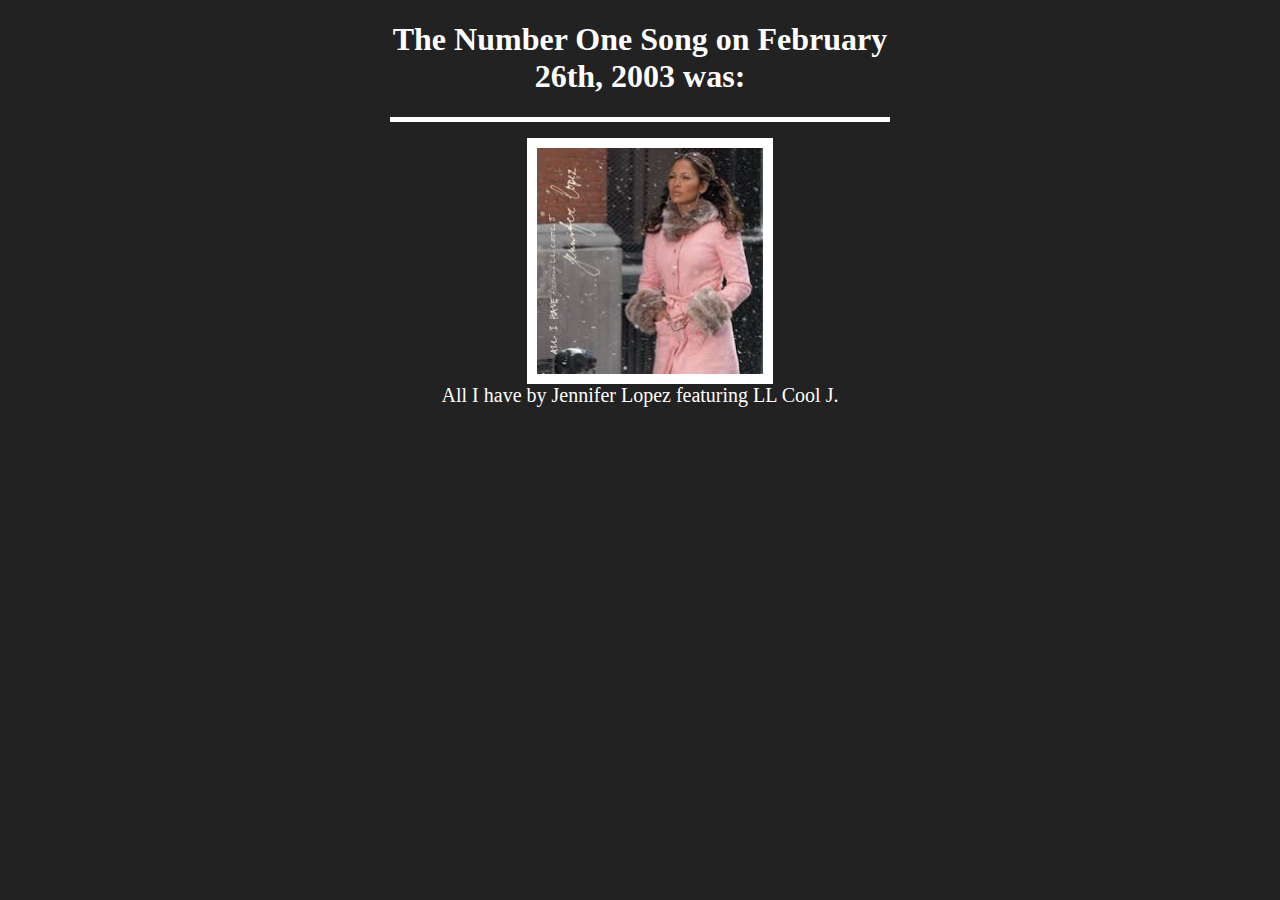
<file: assignment1/index.html>
<!DOCTYPE HTML>
<html lang = en>
    <head>
        <title>Happy Birthday Site</title>
        <meta charset = "UTF-8">
        <link href = "indexStyle.css" rel = "stylesheet" type = "text/css">
    </head>

    <body>
        <div id = "Top">
        <h1>The Number One Song on February 26th, 2003 was:</h1>
        </div>
        <div id = "Middle">
            <a href = "https://www.youtube.com/watch?v=yeSJ2YdhG5k"><img class = "Video" src = "TopSong.jfif" alt = "Image of All I have by Jennifer Lopez featuring LL Cool J"></a>
        </div>
        <div id = "Bottom">
            <p>All I have by Jennifer Lopez featuring LL Cool J.</p>
        </div>
    </body>
</html>
</file>
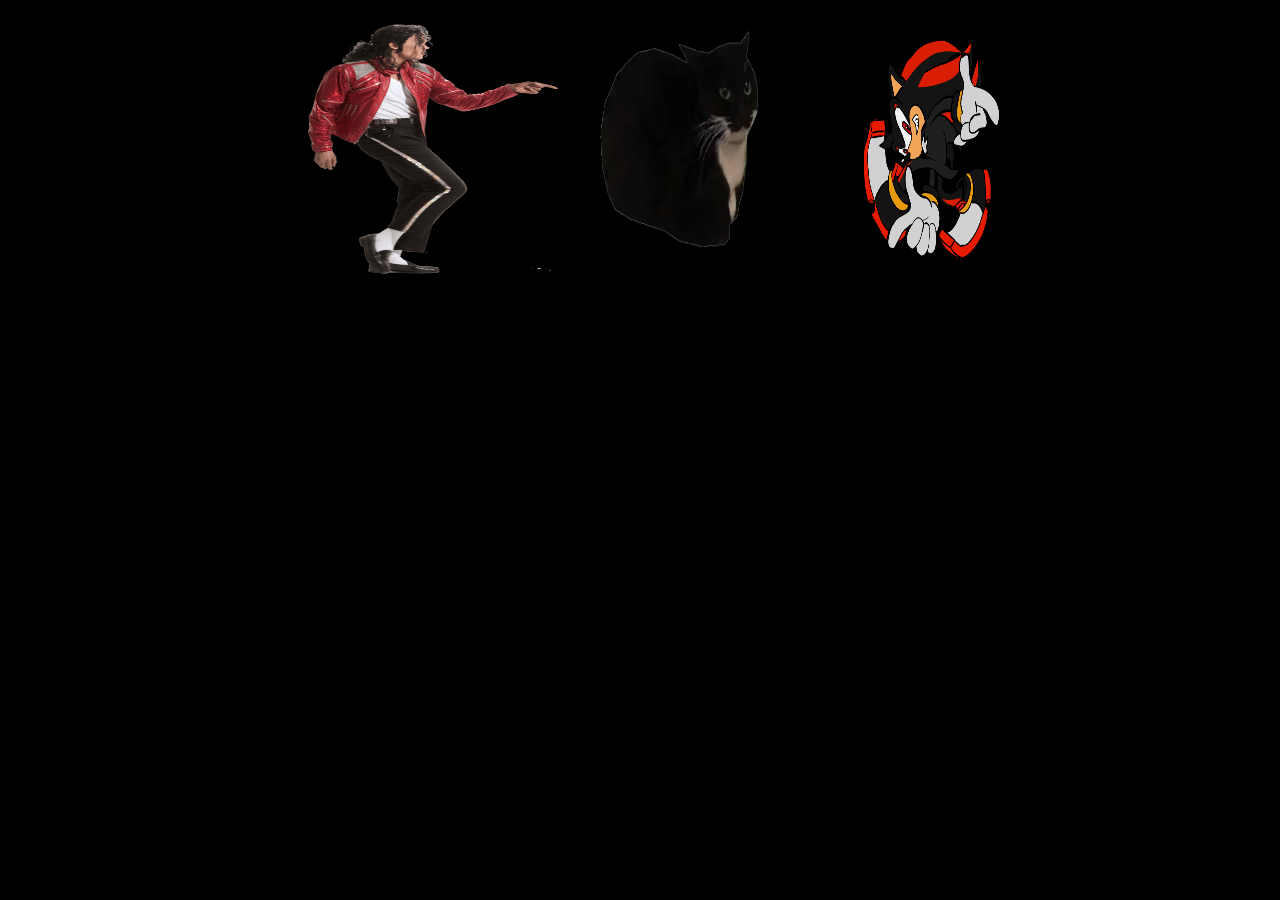
<file: assignment2/index.html>
<!DOCTYPE html>
    <head>
        <html lang = en>
        <meta charset = "UTF-8">
        <link href = "Animations.css" rel = "stylesheet" type = "text/css"/>
    </head>

    <body>
        <div id = "FadeOut">
            <img id = "Michael" src = "Michael.png" alt = "Him">
        </div>
        
        <div id = "Pulsating">
            <img id = "Maxwell" src = "Maxwell.png" alt = "The Creature">
        </div>

        <div id = "Rotate">
            <img id = "Sonic" src = "Sonic.png" alt = "The Hedgehog">
        </div>

    </body>
</html>
</file>
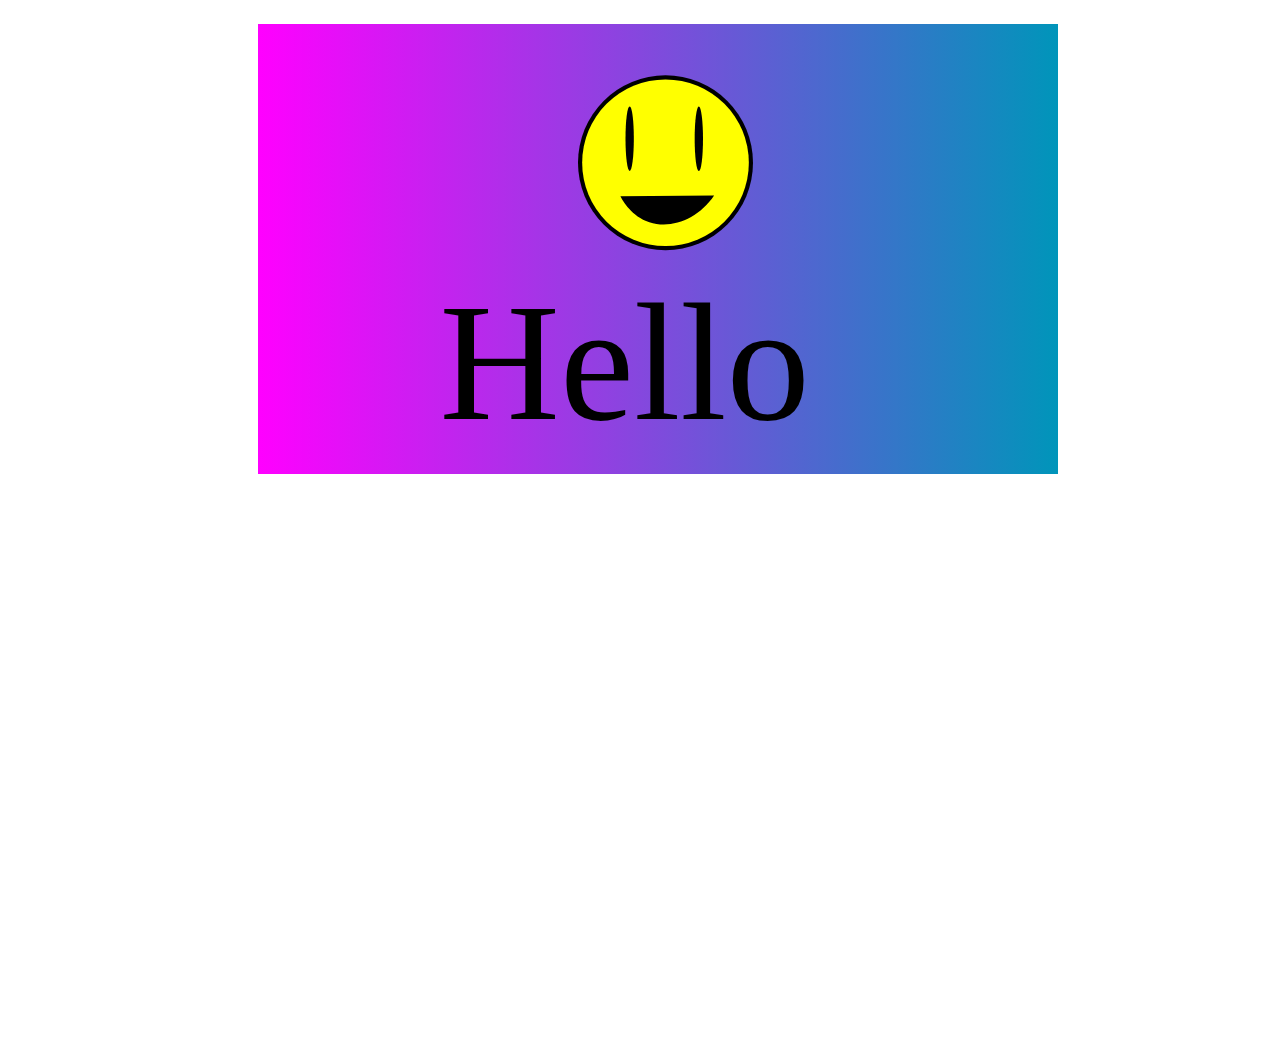
<file: assignment3/index.html>
<!DOCTYPE html>
    <head>
        <html lang = en>
        <meta charset = "UTF-8">
        <link href = "SVGStlye.css" rel = "stylesheet" type = "text/css">
    </head>

    <body>
        <div>
            <svg xmlns="http://www.w3.org/2000/svg" xmlns:xlink="http://www.w3.org/1999/xlink" viewBox="0 0 1920 1080">
                <defs>
                  <style>
                    .cls-1 {
                      fill: none;
                    }
              
                    .cls-2 {
                      font-family: CooperBlack, 'Cooper Black';
                      font-size: 400px;
                    }
              
                    .cls-3 {
                      fill: url(#linear-gradient);
                    }
              
                    .cls-4 {
                      fill: #ff0;
                    }
                  </style>
                  <linearGradient id="linear-gradient" x1="0" y1="540" x2="1920" y2="540" gradientUnits="userSpaceOnUse">
                    <stop offset="0" stop-color="#f0f"/>
                    <stop offset="1" stop-color="#0095ba"/>
                  </linearGradient>
                </defs>
                <g id="Background">
                  <rect class="cls-3" width="1920" height="1080"/>
                </g>
                <g id="Hello_Text" data-name="Hello Text">
                  <text class="cls-2" transform="translate(435.82 947.95)"><tspan x="0" y="0">Hello</tspan></text>
                </g>
                <g id="Smiley">
                  <circle cx="978" cy="333" r="210"/>
                  <circle class="cls-4" cx="978" cy="333" r="200"/>
                  <ellipse cx="892" cy="275.26" rx="10" ry="77.5"/>
                  <ellipse cx="1058" cy="275.5" rx="10" ry="77.5"/>
                  <line class="cls-1" x1="875" y1="415" x2="978" y2="481"/>
                  <path d="M1094.64,411.78c-38.23,56.46-102.6,81.4-155.35,63.97-42.5-14.04-63.55-50.97-69.53-62.47"/>
                </g>
              </svg>
        </div>
    </body>
</html>
</file>
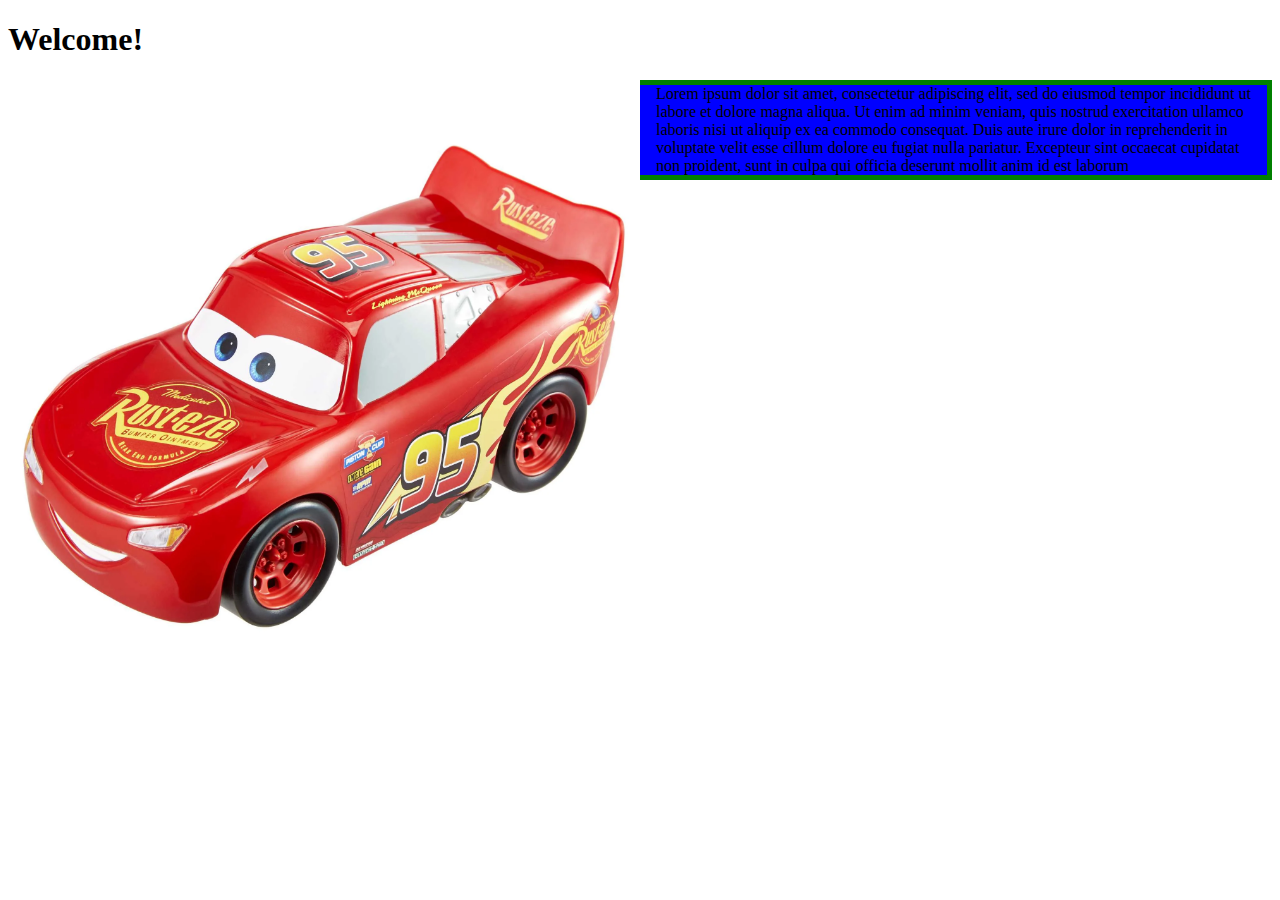
<file: assignment4/index.html>
<!DOCTYPE html>
    <head>
        <html lang = en>
        <meta charset = 'UTF-8'>
        <meta name = "viewport" content = "width=device-width, initial-scale=1">
        <link href = "Responsive.css" rel = "stylesheet" type = "text/css">
    </head>

    <body>
        <h1>Welcome!</h1>
        <img id = "MainImage" src = "Him.png" alt = "kachow">
        <p>Lorem ipsum dolor sit amet, consectetur adipiscing elit, sed do eiusmod tempor incididunt ut labore et dolore magna aliqua. Ut enim ad minim veniam, quis nostrud exercitation ullamco laboris nisi ut aliquip ex ea commodo consequat. Duis aute irure dolor in reprehenderit in voluptate velit esse cillum dolore eu fugiat nulla pariatur. Excepteur sint occaecat cupidatat non proident, sunt in culpa qui officia deserunt mollit anim id est laborum</p>
    </body>
</html>
</file>
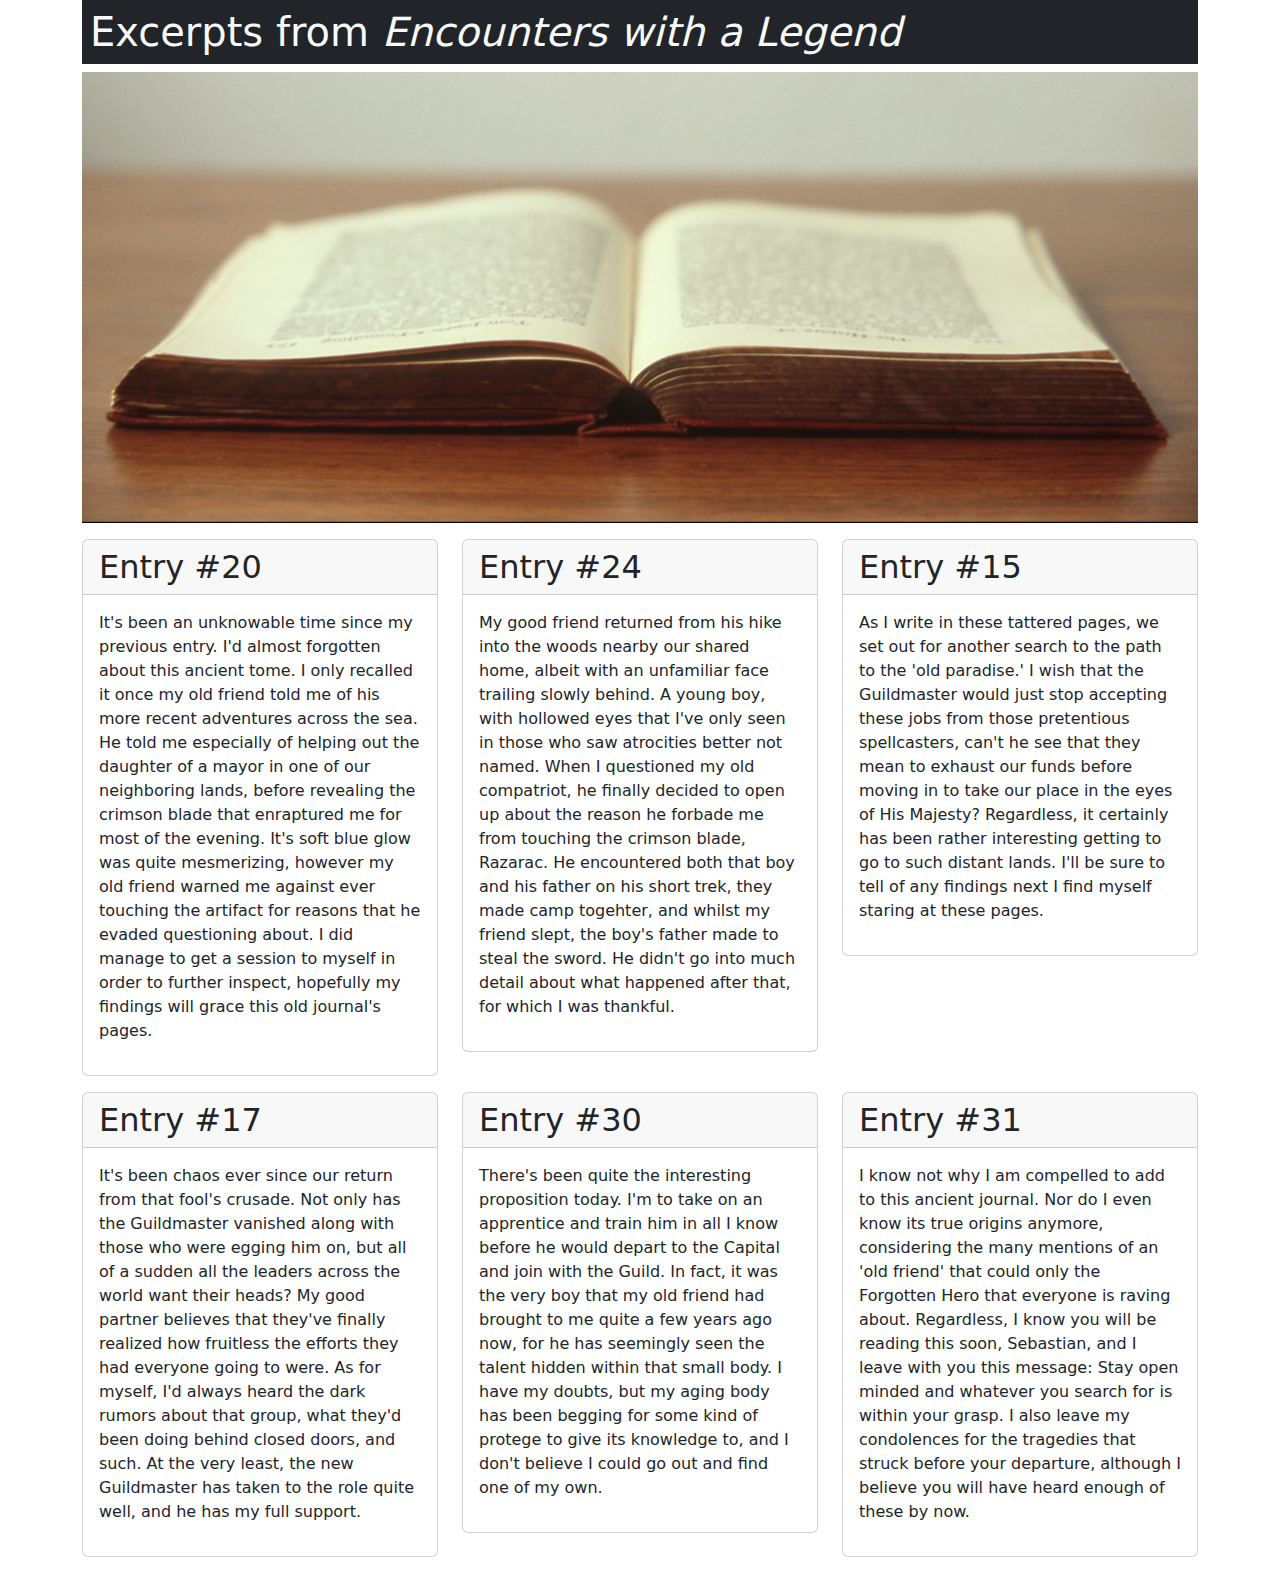
<file: assignment5/index.html>
<!DOCTYPE html>
    <head>
        <html lang = en>
        <meta charset = "UTF-8">
        <meta name = "viewport" content = "width=device-width, initial-scale:1">
        <link href="https://cdn.jsdelivr.net/npm/bootstrap@5.3.3/dist/css/bootstrap.min.css" rel="stylesheet" integrity="sha384-QWTKZyjpPEjISv5WaRU9OFeRpok6YctnYmDr5pNlyT2bRjXh0JMhjY6hW+ALEwIH" crossorigin="anonymous">
    </head>
    <body>
        <div class = "container">
            <h1 class = "text-light bg-dark p-2">Excerpts from <i>Encounters with a Legend</i></h1>
            <img class = "img-fluid mb-3" src = "Book.jpg" alt = "A book open on a desk">
            <div class = "row">
                <div class = "col-lg mb-3">
                    <div class = "card">
                        <h2 class = "card-header">Entry #20</h2>
                        <p class = "card-body">It's been an unknowable time since my previous entry. I'd almost forgotten about this ancient tome. I only recalled it once my old friend told me of his more recent adventures across the sea. He told me especially of helping out the daughter of a mayor in one of our neighboring lands, before revealing the crimson blade that enraptured me for most of the evening. It's soft blue glow was quite mesmerizing, however my old friend warned me against ever touching the artifact for reasons that he evaded questioning about. I did manage to get a session to myself in order to further inspect, hopefully my findings will grace this old journal's pages.</p>
                    </div>
                </div>
                <div class = "col-lg mb-3">
                    <div class = "card">
                        <h2 class = "card-header">Entry #24</h2>
                        <p class = "card-body">My good friend returned from his hike into the woods nearby our shared home, albeit with an unfamiliar face trailing slowly behind. A young boy, with hollowed eyes that I've only seen in those who saw atrocities better not named. When I questioned my old compatriot, he finally decided to open up about the reason he forbade me from touching the crimson blade, Razarac. He encountered both that boy and his father on his short trek, they made camp togehter, and whilst my friend slept, the boy's father made to steal the sword. He didn't go into much detail about what happened after that, for which I was thankful.</p>
                    </div>
                </div>
                <div class = "col-lg mb-3">
                    <div class = "card">
                        <h2 class = "card-header">Entry #15</h2>
                        <p class = "card-body">As I write in these tattered pages, we set out for another search to the path to the 'old paradise.' I wish that the Guildmaster would just stop accepting these jobs from those pretentious spellcasters, can't he see that they mean to exhaust our funds before moving in to take our place in the eyes of His Majesty? Regardless, it certainly has been rather interesting getting to go to such distant lands. I'll be sure to tell of any findings next I find myself staring at these pages.</p>
                    </div>
                </div>
            </div>
            <div class = "row">
                <div class = "col-lg mb-3">
                    <div class = "card">
                        <h2 class = "card-header">Entry #17</h2>
                        <p class = "card-body">It's been chaos ever since our return from that fool's crusade. Not only has the Guildmaster vanished along with those who were egging him on, but all of a sudden all the leaders across the world want their heads? My good partner believes that they've finally realized how fruitless the efforts they had everyone going to were. As for myself, I'd always heard the dark rumors about that group, what they'd been doing behind closed doors, and such. At the very least, the new Guildmaster has taken to the role quite well, and he has my full support.</p>
                    </div>
                </div>
                <div class = "col-lg mb-3">
                    <div class = "card">
                        <h2 class = "card-header">Entry #30</h2>
                        <p class = "card-body">There's been quite the interesting proposition today. I'm to take on an apprentice and train him in all I know before he would depart to the Capital and join with the Guild. In fact, it was the very boy that my old friend had brought to me quite a few years ago now, for he has seemingly seen the talent hidden within that small body. I have my doubts, but my aging body has been begging for some kind of protege to give its knowledge to, and I don't believe I could go out and find one of my own.</p>
                    </div>
                </div>
                <div class = "col-lg mb-3">
                    <div class = "card">
                        <h2 class = "card-header">Entry #31</h2>
                        <p class = "card-body">I know not why I am compelled to add to this ancient journal. Nor do I even know its true origins anymore, considering the many mentions of an 'old friend' that could only the Forgotten Hero that everyone is raving about. Regardless, I know you will be reading this soon, Sebastian, and I leave with you this message: Stay open minded and whatever you search for is within your grasp. I also leave my condolences for the tragedies that struck before your departure, although I believe you will have heard enough of these by now.</p>
                    </div>
                </div>
            </div>
            <script src="https://cdn.jsdelivr.net/npm/bootstrap@5.3.3/dist/js/bootstrap.bundle.min.js" integrity="sha384-YvpcrYf0tY3lHB60NNkmXc5s9fDVZLESaAA55NDzOxhy9GkcIdslK1eN7N6jIeHz" crossorigin="anonymous"></script>
        </div>
    </body>
</html>
</file>
<file: assignment1/indexStyle.css>
body {
    background-color: #222222;
}
#Top {
    text-align: center;
    border-bottom: 5px solid #ffffff;
    color: #ffffff;
    width: 500px;
    margin: 1em auto;
    padding: 0;
    font-family: Georgia, 'Times New Roman', Times, serif;
}
#Middle {
    margin: 1em auto;
    width: 226px;
    height: 226px;
    padding: 0;
    transition: width 0.5s, height 0.5s;
}
#Middle:hover {
    width: 246px;
    height: 246px;
}
.Video {
    border: 10px solid #ffffff;
    width: 226px;
    height: 226px;
    transition: width 0.5s, height 0.5s;
}
.Video:hover {
    width: 246px;
    height: 246px;
}
#Bottom {
    text-align: center;
    font-size: 20px;
    color: #ffffff;
    width: 500px;
    margin: 1em auto;
    padding: 0;
    font-family: Georgia, 'Times New Romam', Times, serif;
}
</file>
<file: assignment2/Animations.css>
body {
    background-color: black;
}

#Pulsating {
    float: left;
    width: 250px;
    height: 250px;
    margin: 1em auto;
    padding: 0;
    animation: Pulse-Anim 10s linear infinite;
}

@keyframes Pulse-Anim {
    0% {background-color: white;}
    50% {background-color: black;}
    100% {background-color: white;}
}

#FadeOut {
    float: left;
    width: 250px;
    height: 250px;
    filter: grayscale(0%);
    margin: 1em auto;
    padding: 0;
    padding-left: 300px;
    transition: opacity 5.0s, filter 1.0s;
}

#FadeOut:hover {
    filter: grayscale(100%);
    opacity: 0;
}

#Rotate {
    float: left;
    width: 250px;
    height: 250px;
    margin: 1em auto;
    padding: 0;
    transition: transform 3.0s;
}

#Rotate:hover {
    transform: rotate(3.0turn);
}

#Maxwell {
    width: 250px;
    height: 250px;
}

#Michael {
    width: 250px;
    height: 250px;
}

#Sonic {
    width: 250px;
    height: 250px;
}
</file>
<file: assignment3/SVGStlye.css>
div {
    float: left;
    width: 800px;
    height: 1000px;
    margin: 1em auto;
    padding-left: 250px;
}

#Background {
    animation: Pulse 3.0s linear infinite;
}

@keyframes Pulse {
    0% {opacity: 1;}
    50% {opacity: 0.25;}
    100% {opacity: 1;}
}

#Hello_Text {
    animation: Expand 2.0s linear infinite;
    transform-origin: center;
}

@keyframes Expand {
    0% {transform: scale(0.1);}
    50% {transform: scale(1);}
    100% {transform: scale(0.1);}
}

#Smiley {
    animation: Rotation 5.0s linear infinite;
    transform-origin: center;
}

@keyframes Rotation {
    0% {transform: rotate(0);}
    100% {transform: rotate(3.0turn);}
}
</file>
<file: assignment4/Responsive.css>
h1 {
    background-color: rgb(197, 3, 3);
    border-bottom: 5px solid black;   
}

p {
    background-color: rgb(221, 221, 0);
    border: 5px solid rgb(197, 3, 3)
}

#MainImage {
    width: 75%;
    padding-right: 1rem;
    margin-bottom: 1rem;
}

@media all and (min-width: 20rem)
{
    h1 {border-bottom: 5px solid rgb(197, 3, 3); background-color: rgb(221, 221, 0);}
    p {background-color: rgb(197, 3, 3); border: 5px solid rgb(221, 221, 0);}
}
@media all and (min-width: 40rem)
{
    #MainImage{width: 50%; float: left;}
    p {background-color: blue; border: 5px solid green;}
    h1 {background-color: white; border: none;}
}
</file>
